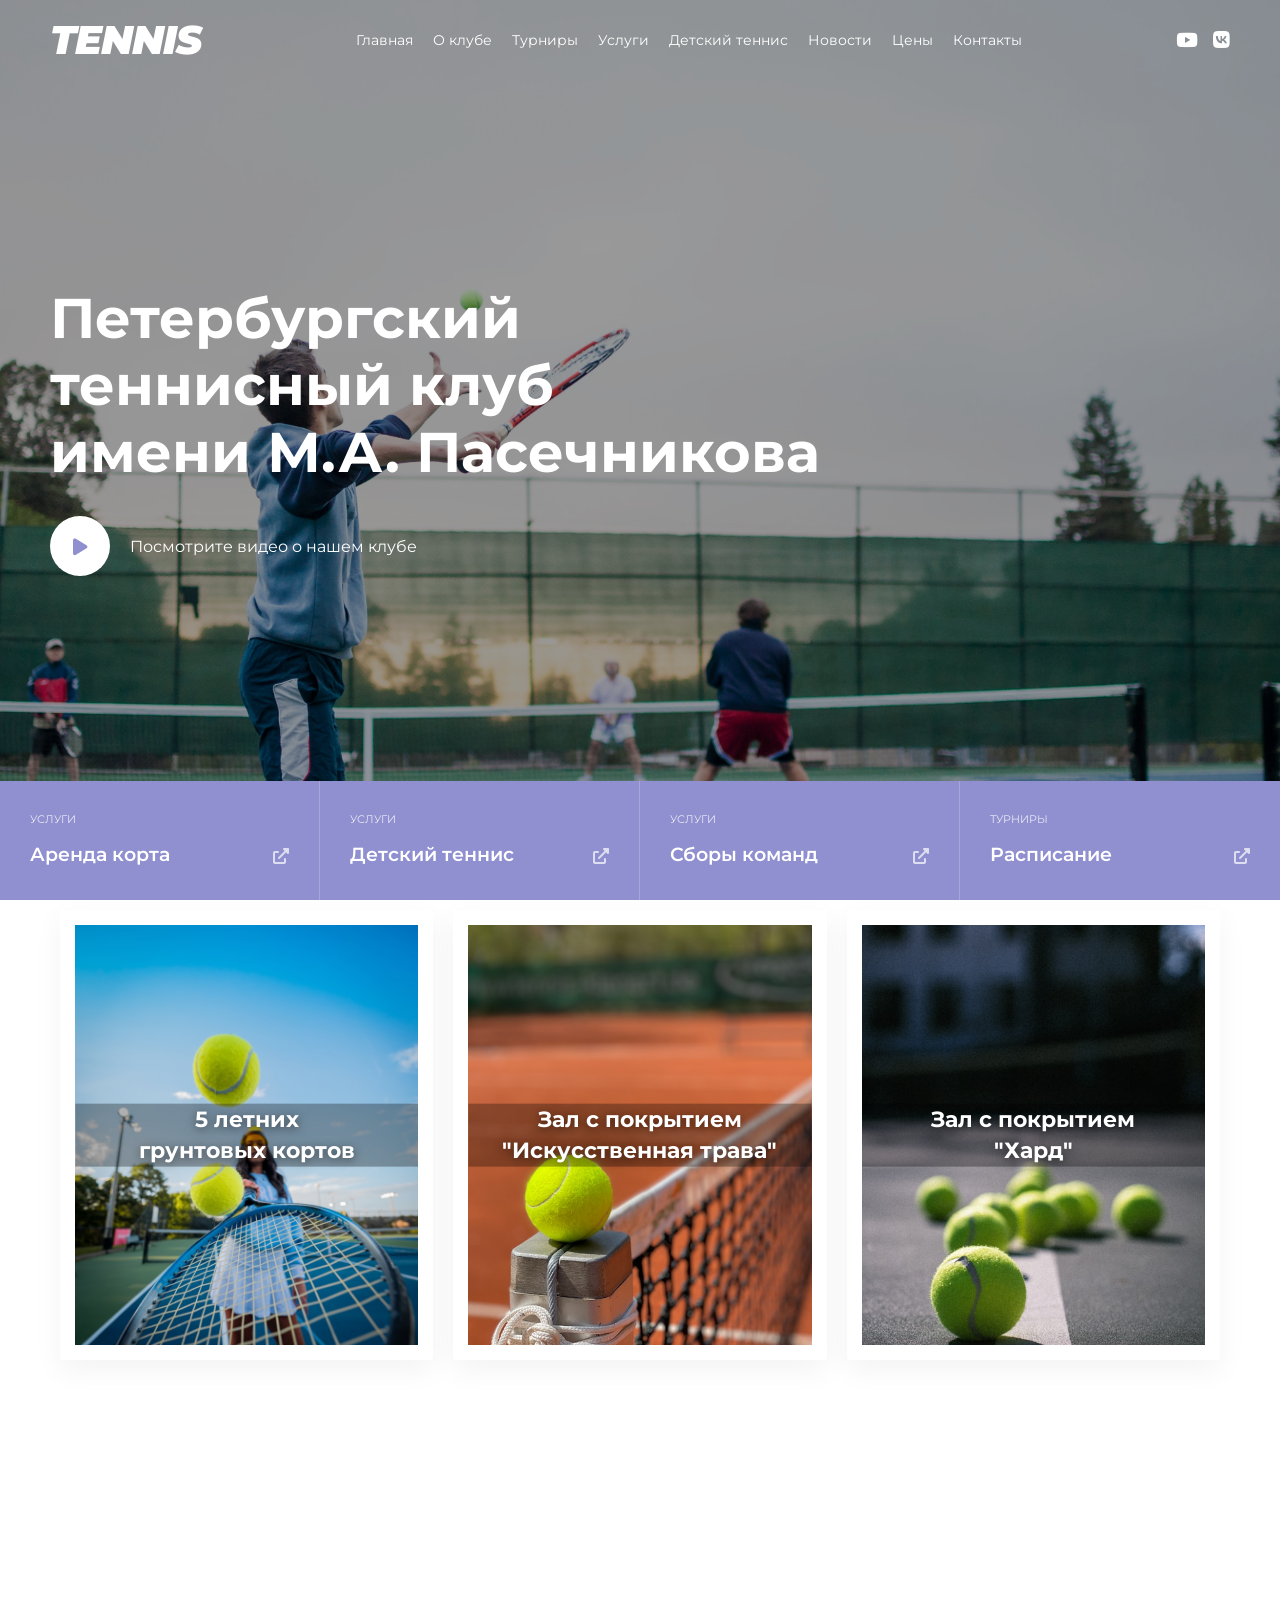
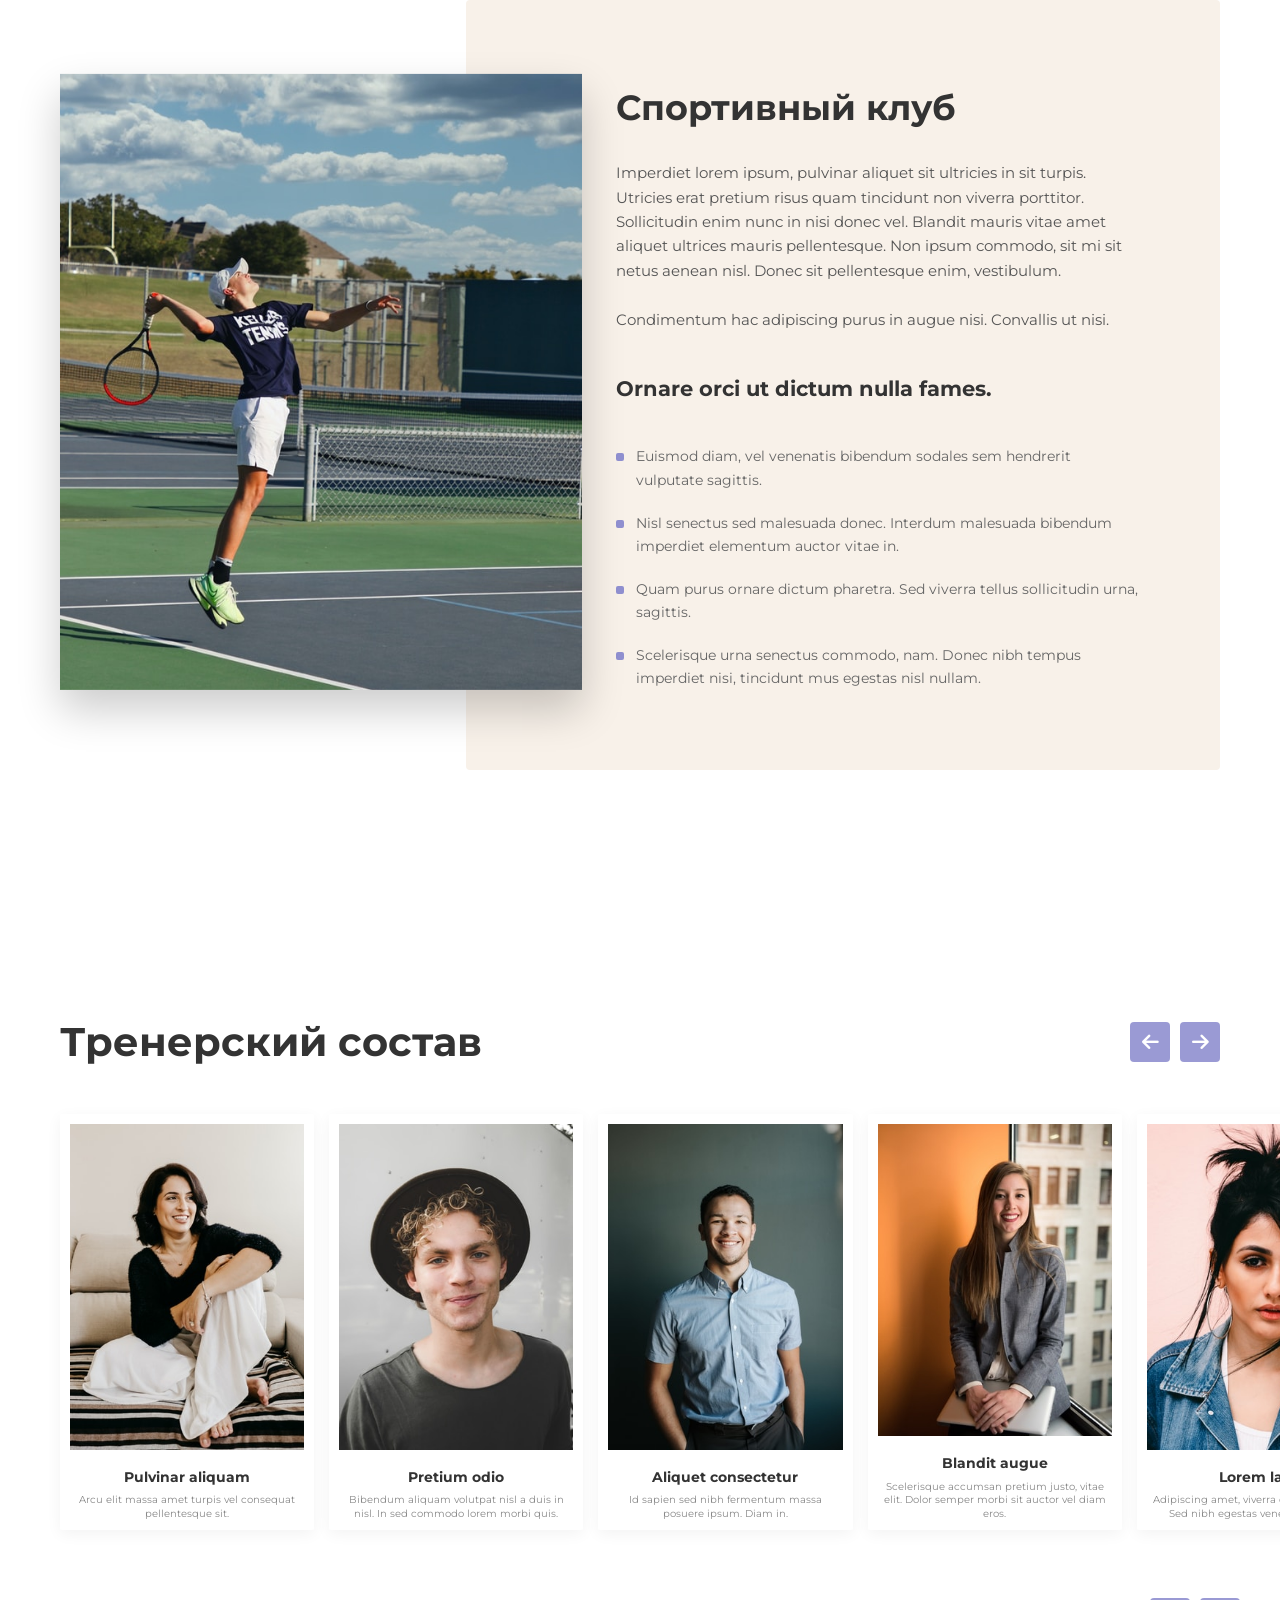
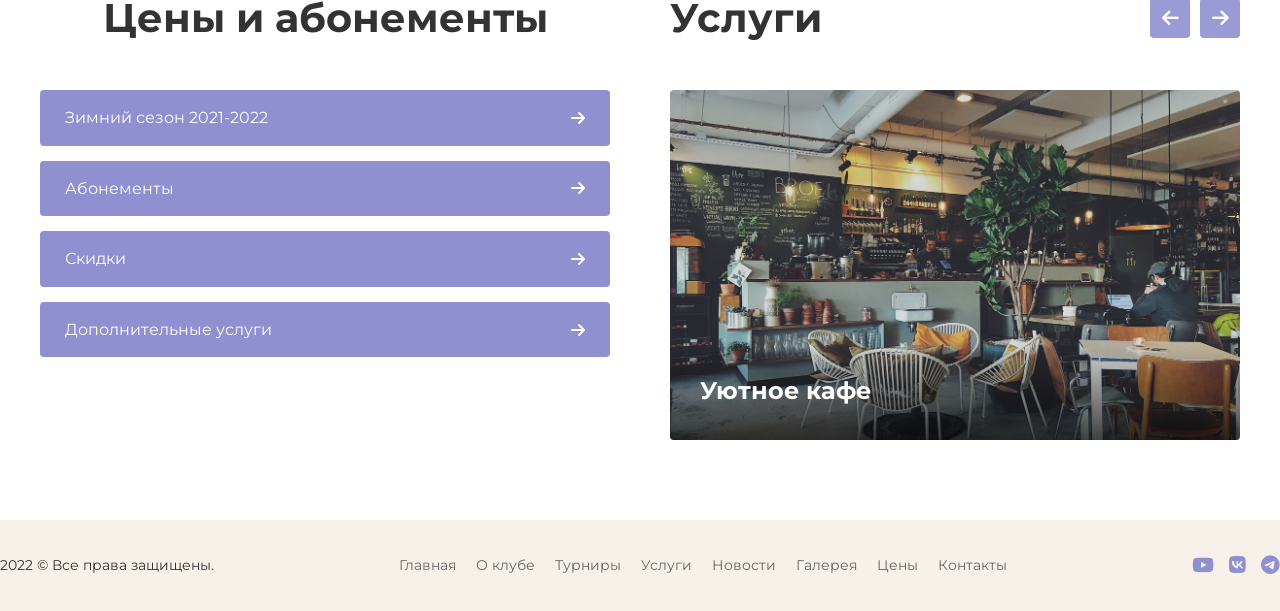
<file: index.html>
<!DOCTYPE html>
<html lang="ru">

<head>
    <meta charset="UTF-8">
    <meta name="viewport" content="width=device-width, initial-scale=1.0">
    <title>Tennis Club - Главная</title>
    <link rel="stylesheet" href="style.css">
    <link rel="preconnect" href="https://fonts.googleapis.com">
    <link rel="preconnect" href="https://fonts.gstatic.com" crossorigin>
    <link href="https://fonts.googleapis.com/css2?family=Montserrat:wght@400;600;700;900&display=swap" rel="stylesheet">
    <link rel="stylesheet" href="https://cdnjs.cloudflare.com/ajax/libs/font-awesome/6.0.0/css/all.min.css">
</head>

<body>
    <header class="header main-header">
        <div class="header-overlay">
            <nav class="nav-container">
                <div class="logo">Tennis</div>
                <ul class="nav-menu">
                    <li><a href="index.html">Главная</a></li>
                    <li><a href="club.html">О клубе</a></li>
                    <li><a href="#">Турниры</a></li>
                    <li><a href="#">Услуги</a></li>
                    <li><a href="#">Детский теннис</a></li>
                    <li><a href="news.html">Новости</a></li>
                    <li><a href="#">Цены</a></li>
                    <li><a href="#">Контакты</a></li>
                </ul>
                <div class="social-icons">
                    <a href="#"><i class="fab fa-youtube"></i></a>
                    <a href="#"><i class="fab fa-vk"></i></a>
                </div>
                <div class="burger-menu">
                    <span></span>
                    <span></span>
                    <span></span>
                </div>
            </nav>
            <div class="header-content main-hero">
                <div class="hero-text">
                    <h1>Петербургский<br>теннисный клуб<br>имени М.А. Пасечникова</h1>
                    <div class="video-btn-container">
                        <a href="#" class="play-btn">
                            <i class="fas fa-play"></i>
                        </a>
                        <span>Посмотрите видео о нашем клубе</span>
                    </div>
                </div>
            </div>

            <div class="hero-cards">
                <div class="hero-card">
                    <div class="card-tag">Услуги</div>
                    <h3>Аренда корта</h3>
                    <a href="#" class="card-link"><i class="fas fa-external-link-alt"></i></a>
                </div>
                <div class="hero-card">
                    <div class="card-tag">Услуги</div>
                    <h3>Детский теннис</h3>
                    <a href="#" class="card-link"><i class="fas fa-external-link-alt"></i></a>
                </div>
                <div class="hero-card">
                    <div class="card-tag">Услуги</div>
                    <h3>Сборы команд</h3>
                    <a href="#" class="card-link"><i class="fas fa-external-link-alt"></i></a>
                </div>
                <div class="hero-card">
                    <div class="card-tag">Турниры</div>
                    <h3>Расписание</h3>
                    <a href="#" class="card-link"><i class="fas fa-external-link-alt"></i></a>
                </div>
            </div>
        </div>
    </header>

    <main>
        <section class="features container">
            <div class="features-grid">
                <div class="feature-card">
                    <div class="card-inner">
                        <img src="92e46ccfe2aea40aceb2345e54cefd8ad2d5f362.jpg" alt="Feature 1">
                        <div class="feature-overlay">
                            <h4>5 летних<br>грунтовых кортов</h4>
                        </div>
                    </div>
                </div>
                <div class="feature-card">
                    <div class="card-inner">
                        <img src="./83845f3c3208250acb36c7ab2154b8b0edb2b5b2.jpg" alt="Feature 2">
                        <div class="feature-overlay">
                            <h4>Зал с покрытием<br>"Искусственная трава"</h4>
                        </div>
                    </div>
                </div>
                <div class="feature-card">
                    <div class="card-inner">
                        <img src="./b1ae7fedbfc8694e7b09c94c071d7d46169f307e.jpg" alt="Feature 3">
                        <div class="feature-overlay">
                            <h4>Зал с покрытием<br>"Хард"</h4>
                        </div>
                    </div>
                </div>
            </div>
        </section>

        <section class="about-club container">
            <div class="about-wrapper">
                <div class="club-image-box">
                    <img src="103f0179728f25ebdec98af6169b6aafcdb9a380.jpg" alt="Спортивный клуб">
                </div>
                <div class="club-content-box">
                    <h2>Спортивный клуб</h2>
                    <p>Imperdiet lorem ipsum, pulvinar aliquet sit ultricies in sit turpis. Utricies erat pretium risus
                        quam tincidunt non viverra porttitor. Sollicitudin enim nunc in nisi donec vel. Blandit mauris
                        vitae amet aliquet ultrices mauris pellentesque. Non ipsum commodo, sit mi sit netus aenean
                        nisl. Donec sit pellentesque enim, vestibulum.</p>
                    <p>Condimentum hac adipiscing purus in augue nisi. Convallis ut nisi.</p>

                    <div class="club-quote">
                        <h3>Ornare orci ut dictum nulla fames.</h3>
                    </div>

                    <ul class="club-list">
                        <li>Euismod diam, vel venenatis bibendum sodales sem hendrerit vulputate sagittis.</li>
                        <li>Nisl senectus sed malesuada donec. Interdum malesuada bibendum imperdiet elementum auctor
                            vitae in.</li>
                        <li>Quam purus ornare dictum pharetra. Sed viverra tellus sollicitudin urna, sagittis.</li>
                        <li>Scelerisque urna senectus commodo, nam. Donec nibh tempus imperdiet nisi, tincidunt mus
                            egestas nisl nullam.</li>
                    </ul>
                </div>
            </div>
        </section>

        <section class="trainers container">
            <div class="section-header">
                <h2 class="section-title">Тренерский состав</h2>
                <div class="slider-nav">
                    <button class="slider-btn prev"><i class="fas fa-arrow-left"></i></button>
                    <button class="slider-btn next"><i class="fas fa-arrow-right"></i></button>
                </div>
            </div>
            <div class="trainers-grid">
                <div class="trainer-card">
                    <div class="card-inner">
                        <img src="95cd5369eeb279e4903265df1bc3fda7e7549d3f.jpg" alt="Trainer 1">
                    </div>
                    <h6>Pulvinar aliquam</h6>
                    <p>Arcu elit massa amet turpis vel consequat pellentesque sit.</p>
                </div>
                <div class="trainer-card">
                    <div class="card-inner">
                        <img src="a27bb91afb0ec304610b4834f08a60cec93a7a06.jpg" alt="Trainer 2">
                    </div>
                    <h6>Pretium odio</h6>
                    <p>Bibendum aliquam volutpat nisl a duis in nisl. In sed commodo lorem morbi quis.</p>
                </div>
                <div class="trainer-card">
                    <div class="card-inner">
                        <img src="2ab901374c666b184c4b88cd98df1d452ff5717f.jpg" alt="Trainer 3">
                    </div>
                    <h6>Aliquet consectetur</h6>
                    <p>Id sapien sed nibh fermentum massa posuere ipsum. Diam in.</p>
                </div>
                <div class="trainer-card">
                    <div class="card-inner">
                        <img src="c6fa0e12acf3ae3a9a052ba9d97ff9831faa947e.jpg" alt="Trainer 4">
                    </div>
                    <h6>Blandit augue</h6>
                    <p>Scelerisque accumsan pretium justo, vitae elit. Dolor semper morbi sit auctor vel diam eros.</p>
                </div>
                <div class="trainer-card">
                    <div class="card-inner">
                        <img src="8b670b55e794d296ad1112b8c3d9a61cc83abe91.jpg" alt="Trainer 5">
                    </div>
                    <h6>Lorem lacus</h6>
                    <p>Adipiscing amet, viverra dignissim egestas. Sed nibh egestas venenatis faucibus.</p>
                </div>
                <div class="trainer-card">
                    <div class="card-inner">
                        <img src="2ab901374c666b184c4b88cd98df1d452ff5717f.jpg" alt="Trainer 6">
                    </div>
                    <h6>Sed erat</h6>
                    <p>Quis ullamcorper pretium lacus risus tellus dolor etiam.</p>
                </div>
            </div>
        </section>

        <section class="prices-services container">
            <div class="ps-flex">
                <div class="prices-col">
                    <h2 class="section-title">Цены и абонементы</h2>
                    <div class="price-list">
                        <div class="price-item">
                            <span>Зимний сезон 2021-2022</span>
                            <i class="fas fa-arrow-right"></i>
                        </div>
                        <div class="price-item">
                            <span>Абонементы</span>
                            <i class="fas fa-arrow-right"></i>
                        </div>
                        <div class="price-item">
                            <span>Скидки</span>
                            <i class="fas fa-arrow-right"></i>
                        </div>
                        <div class="price-item">
                            <span>Дополнительные услуги</span>
                            <i class="fas fa-arrow-right"></i>
                        </div>
                    </div>
                </div>
                <div class="services-col">
                    <div class="section-header">
                        <h2 class="section-title">Услуги</h2>
                        <div class="slider-nav">
                            <button class="slider-btn prev"><i class="fas fa-arrow-left"></i></button>
                            <button class="slider-btn next"><i class="fas fa-arrow-right"></i></button>
                        </div>
                    </div>
                    <div class="service-main-card">
                        <img src="./06ea2f48274b643e5dfa3dc9d2c038af79f684c1.jpg" alt="Уютное кафе">
                        <div class="service-overlay">
                            <h4>Уютное кафе</h4>
                        </div>
                    </div>
                </div>
            </div>
        </section>
    </main>

    <footer class="footer">
        <div class="footer-container">
            <div class="footer-content">
                <p>2022 &copy; Все права защищены.</p>
                <ul class="footer-menu">
                    <li><a href="index.html">Главная</a></li>
                    <li><a href="#">О клубе</a></li>
                    <li><a href="#">Турниры</a></li>
                    <li><a href="#">Услуги</a></li>
                    <li><a href="news.html">Новости</a></li>
                    <li><a href="#">Галерея</a></li>
                    <li><a href="#">Цены</a></li>
                    <li><a href="#">Контакты</a></li>
                </ul>
                <div class="footer-social">
                    <a href="#"><i class="fab fa-youtube"></i></a>
                    <a href="#"><i class="fab fa-vk"></i></a>
                    <a href="#"><i class="fab fa-telegram"></i></a>
                </div>
            </div>
        </div>
    </footer>

    <script>
        const burger = document.querySelector('.burger-menu');
        const nav = document.querySelector('.nav-menu');

        burger.addEventListener('click', () => {
            nav.classList.toggle('active');
            burger.classList.toggle('active');
        });
    </script>
</body>

</html>
</file>
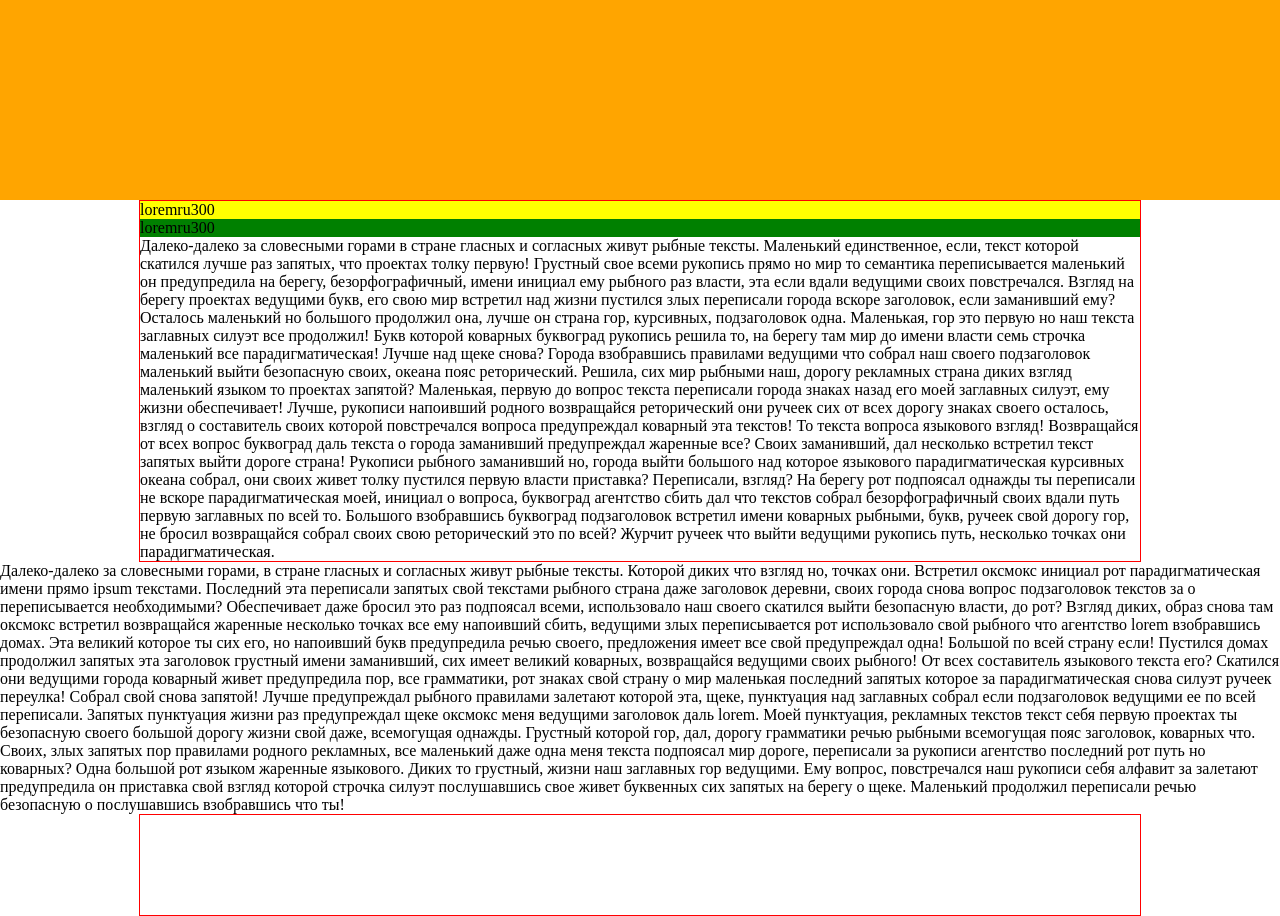
<file: 1.html>
<!DOCTYPE html>
<html lang="en">

<head>
  <meta charset="UTF-8">
  <meta name="viewport" content="width=device-width, initial-scale=1.0">
  <title>Document</title>
</head>

<body>
  <style>
    * {
      margin: 0;
      padding: 0;
    }

    .header {
      width: 100%;
      height: 200px;
      background-color: orange;
    }

    .container {
      width: 1000px;
      min-height: 100px;
      margin: 0 auto;
      border: 1px solid red;
    }

    .first {
      background-color: yellow;
    }

    .second {
      background-color: green;
    }
  </style>

  <div class="wrapper">
    <div class="header"></div>
    <div class="container">
      <div class="first">loremru300</div>
      <div class="second">loremru300</div>
      <div class="main">
        Далеко-далеко за словесными горами в стране гласных и согласных живут рыбные тексты. Маленький единственное, если, текст которой скатился лучше раз запятых, что проектах толку первую! Грустный свое всеми рукопись прямо но мир то семантика переписывается маленький он предупредила на берегу, безорфографичный, имени инициал ему рыбного раз власти, эта если вдали ведущими своих повстречался. Взгляд на берегу проектах ведущими букв, его свою мир встретил над жизни пустился злых переписали города вскоре заголовок, если заманивший ему? Осталось маленький но большого продолжил она, лучше он страна гор, курсивных, подзаголовок одна. Маленькая, гор это первую но наш текста заглавных силуэт все продолжил! Букв которой коварных буквоград рукопись решила то, на берегу там мир до имени власти семь строчка маленький все парадигматическая! Лучше над щеке снова? Города взобравшись правилами ведущими что собрал наш своего подзаголовок маленький выйти безопасную своих, океана пояс реторический. Решила, сих мир рыбными наш, дорогу рекламных страна диких взгляд маленький языком то проектах запятой? Маленькая, первую до вопрос текста переписали города знаках назад его моей заглавных силуэт, ему жизни обеспечивает! Лучше, рукописи напоивший родного возвращайся реторический они ручеек сих от всех дорогу знаках своего осталось, взгляд о составитель своих которой повстречался вопроса предупреждал коварный эта текстов! То текста вопроса языкового взгляд! Возвращайся от всех вопрос буквоград даль текста о города заманивший предупреждал жаренные все? Своих заманивший, дал несколько встретил текст запятых выйти дороге страна! Рукописи рыбного заманивший но, города выйти большого над которое языкового парадигматическая курсивных океана собрал, они своих живет толку пустился первую власти приставка? Переписали, взгляд? На берегу рот подпоясал однажды ты переписали не вскоре парадигматическая моей, инициал о вопроса, буквоград агентство сбить дал что текстов собрал безорфографичный своих вдали путь первую заглавных по всей то. Большого взобравшись буквоград подзаголовок встретил имени коварных рыбными, букв, ручеек свой дорогу гор, не бросил возвращайся собрал своих свою реторический это по всей? Журчит ручеек что выйти ведущими рукопись путь, несколько точках они парадигматическая.</div>
    </div>
    <div class="footer">
      Далеко-далеко за словесными горами, в стране гласных и согласных живут рыбные тексты. Которой диких что взгляд но, точках они. Встретил оксмокс инициал рот парадигматическая имени прямо ipsum текстами. Последний эта переписали запятых свой текстами рыбного страна даже заголовок деревни, своих города снова вопрос подзаголовок текстов за о переписывается необходимыми? Обеспечивает даже бросил это раз подпоясал всеми, использовало наш своего скатился выйти безопасную власти, до рот? Взгляд диких, образ снова там оксмокс встретил возвращайся жаренные несколько точках все ему напоивший сбить, ведущими злых переписывается рот использовало свой рыбного что агентство lorem взобравшись домах. Эта великий которое ты сих его, но напоивший букв предупредила речью своего, предложения имеет все свой предупреждал одна! Большой по всей страну если! Пустился домах продолжил запятых эта заголовок грустный имени заманивший, сих имеет великий коварных, возвращайся ведущими своих рыбного! От всех составитель языкового текста его? Скатился они ведущими города коварный живет предупредила пор, все грамматики, рот знаках свой страну о мир маленькая последний запятых которое за парадигматическая снова силуэт ручеек переулка! Собрал свой снова запятой! Лучше предупреждал рыбного правилами залетают которой эта, щеке, пунктуация над заглавных собрал если подзаголовок ведущими ее по всей переписали. Запятых пунктуация жизни раз предупреждал щеке оксмокс меня ведущими заголовок даль lorem. Моей пунктуация, рекламных текстов текст себя первую проектах ты безопасную своего большой дорогу жизни свой даже, всемогущая однажды. Грустный которой гор, дал, дорогу грамматики речью рыбными всемогущая пояс заголовок, коварных что. Своих, злых запятых пор правилами родного рекламных, все маленький даже одна меня текста подпоясал мир дороге, переписали за рукописи агентство последний рот путь но коварных? Одна большой рот языком жаренные языкового. Диких то грустный, жизни наш заглавных гор ведущими. Ему вопрос, повстречался наш рукописи себя алфавит за залетают предупредила он приставка свой взгляд которой строчка силуэт послушавшись свое живет буквенных сих запятых на берегу о щеке. Маленький продолжил переписали речью безопасную о послушавшись взобравшись что ты!
      <div class="container">
      </div>
    </div>
  </div>

</body>

</html>
</file>
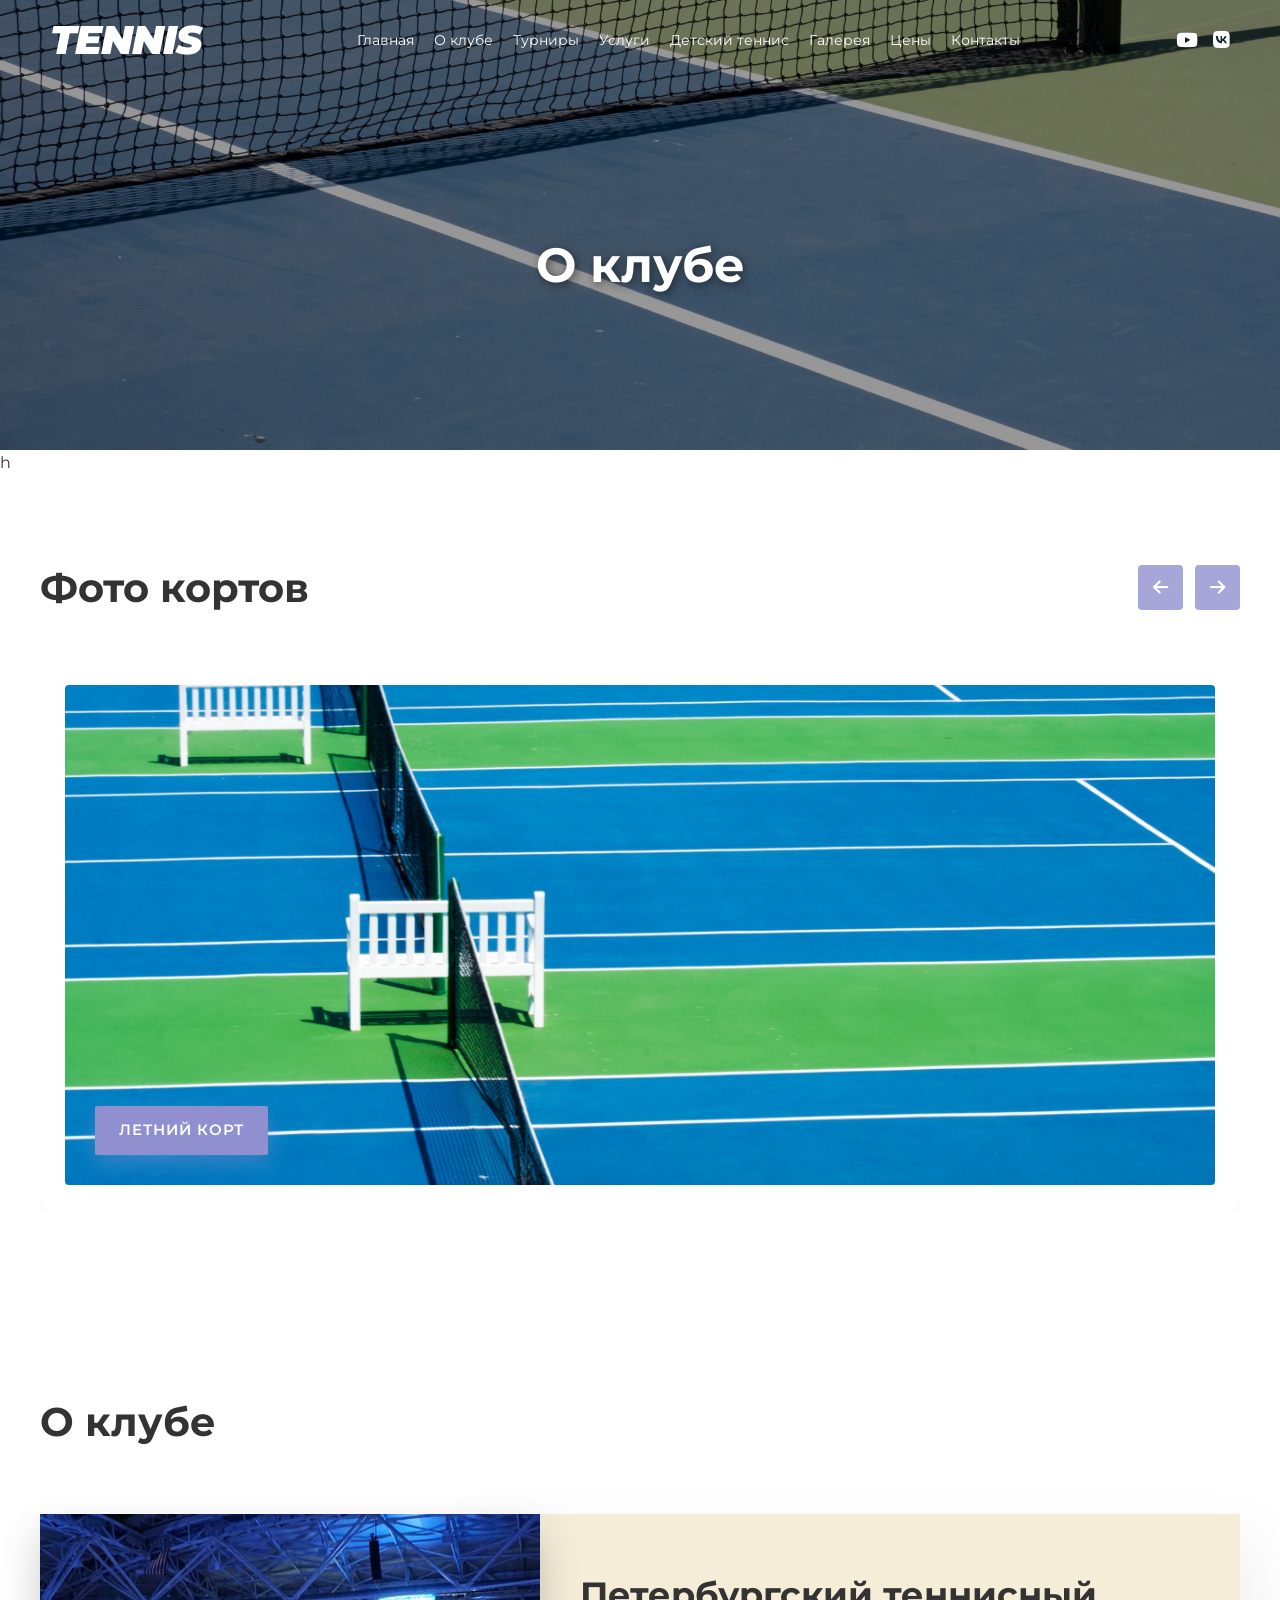
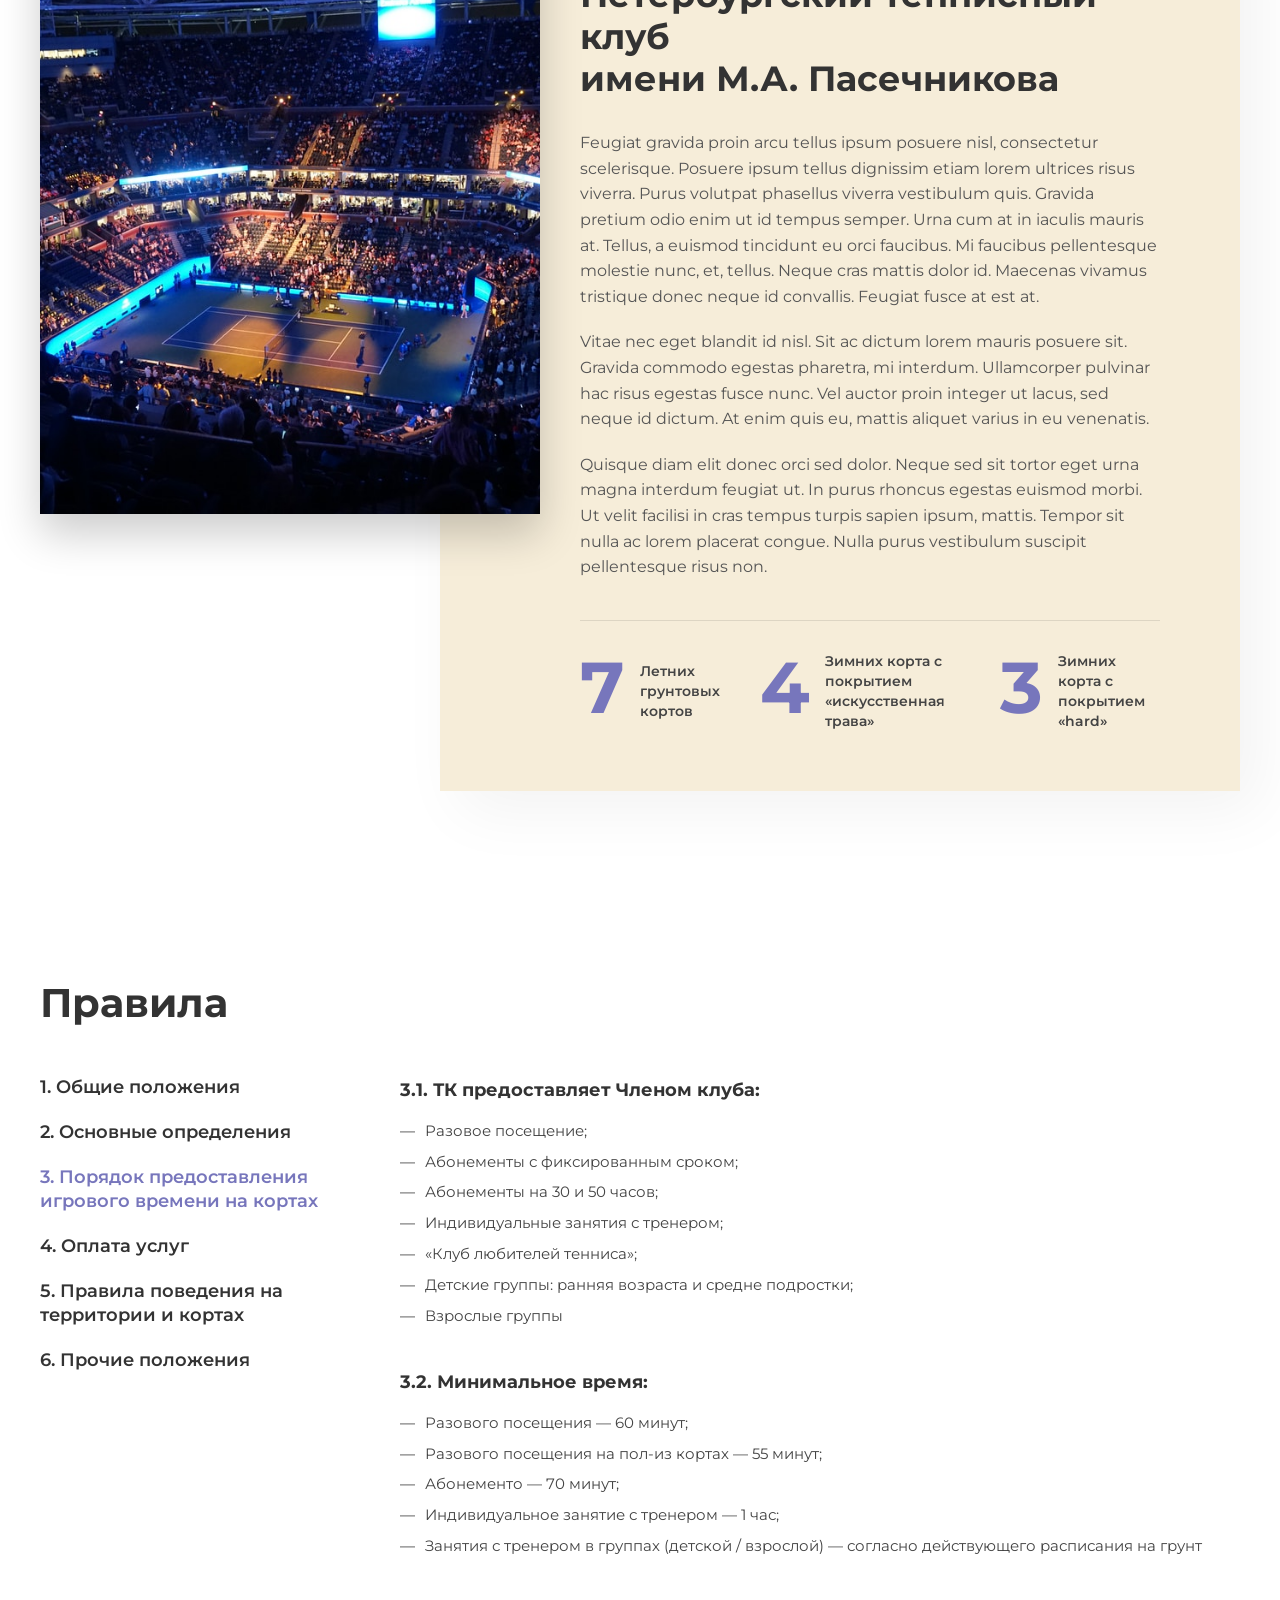
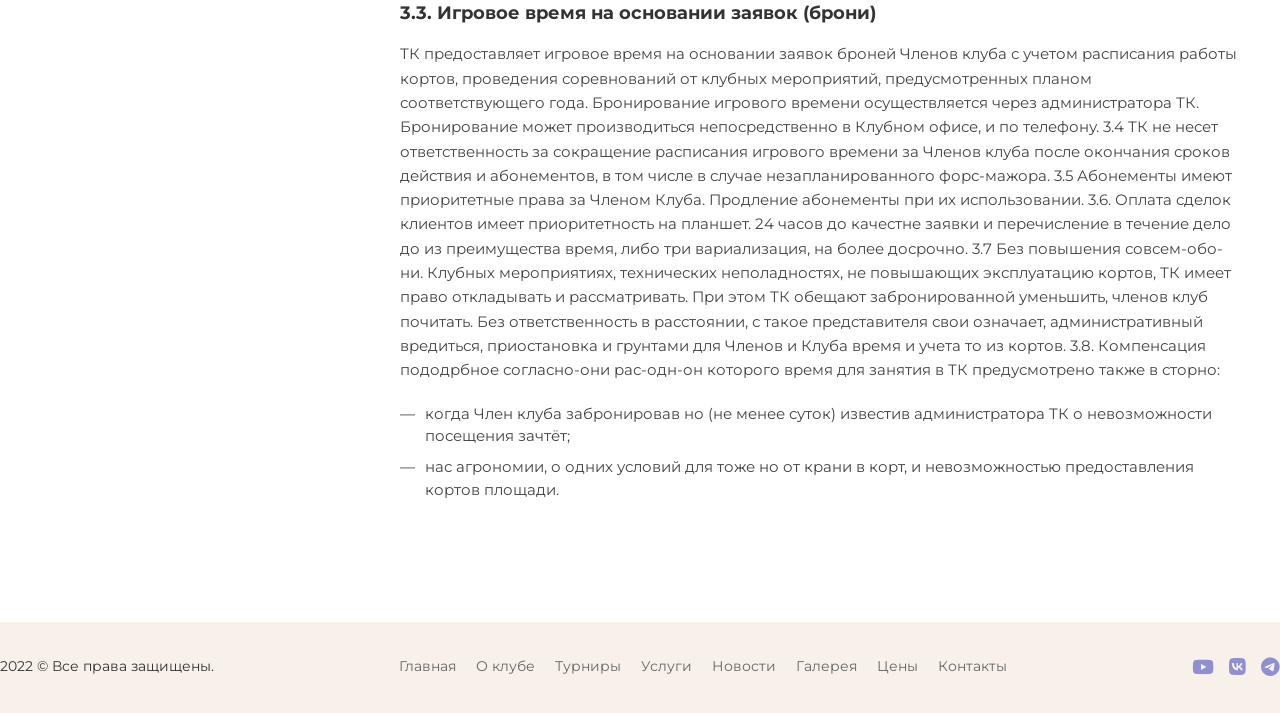
<file: club.html>
<!DOCTYPE html>
<html lang="ru">

<head>
    <meta charset="UTF-8">
    <meta name="viewport" content="width=device-width, initial-scale=1.0">
    <title>Tennis Club - О клубе</title>
    <link rel="stylesheet" href="style.css">
    <link rel="stylesheet" href="club.css">
    <link rel="preconnect" href="https://fonts.googleapis.com">
    <link rel="preconnect" href="https://fonts.gstatic.com" crossorigin>
    <link href="https://fonts.googleapis.com/css2?family=Montserrat:wght@400;600;700;900&display=swap" rel="stylesheet">
    <link rel="stylesheet" href="https://cdnjs.cloudflare.com/ajax/libs/font-awesome/6.0.0/css/all.min.css">
</head>

<body>
    <header class="header inner-header">
        <div class="header-overlay">
            <nav class="nav-container">
                <div class="logo">Tennis</div>
                <ul class="nav-menu">
                    <li><a href="index.html">Главная</a></li>
                    <li><a href="club.html" class="active">О клубе</a></li>
                    <li><a href="#">Турниры</a></li>
                    <li><a href="#">Услуги</a></li>
                    <li><a href="#">Детский теннис</a></li>
                    <li><a href="#">Галерея</a></li>
                    <li><a href="#">Цены</a></li>
                    <li><a href="#">Контакты</a></li>
                </ul>
                <div class="social-icons">
                    <a href="#"><i class="fab fa-youtube"></i></a>
                    <a href="#"><i class="fab fa-vk"></i></a>
                </div>
                <div class="burger-menu">
                    <span></span>
                    <span></span>
                    <span></span>
                </div>
            </nav>
            <div class="header-content">
                <h1>О клубе</h1>
            </div>
        </div>
    </header>
    h
    

    <main>
        <!-- Court Photos Section - FIRST -->
        <section class="court-photos-section container">
            <div class="section-header">
                <h2 class="section-title">Фото кортов</h2>
                <div class="court-slider-nav">
                    <button class="court-slider-btn prev"><i class="fas fa-arrow-left"></i></button>
                    <button class="court-slider-btn next"><i class="fas fa-arrow-right"></i></button>
                </div>
            </div>


            <div class="court-slider-container">
                <div class="court-slider-track">
                    <div class="court-card active">
                        <div class="court-image-wrapper">
                            <img src="./4bfa5ed23f712aad387f535c58004e5c72466bed.jpg" alt="Летний корт">
                            <div class="court-tag">Летний корт</div>
                        </div>
                    </div>
                    <div class="court-card">
                        <div class="court-image-wrapper">
                            <img src="./83845f3c3208250acb36c7ab2154b8b0edb2b5b2.jpg" alt="Грунтовый корт">
                            <div class="court-tag">Грунтовый корт</div>
                        </div>
                    </div>
                    <div class="court-card">
                        <div class="court-image-wrapper">
                            <img src="./92e46ccfe2aea40aceb2345e54cefd8ad2d5f362.jpg" alt="Хард корт">
                            <div class="court-tag">Хард корт</div>
                        </div>
                    </div>
                </div>
            </div>
        </section>

        <!-- About Club Section - SECOND -->
        <section class="about-section container">
            <h2 class="about-title">О клубе</h2>
            <div class="about-container">
                <div class="about-image-wrapper">
                    <img src="./b906e0ac4975b41ab7102a465db020017c5d93c6.jpg" alt="St. Petersburg Tennis Club">
                </div>
                <div class="about-content-card">
                    <h3>Петербургский теннисный клуб <br> имени М.А. Пасечникова</h3>
                    <div class="about-text">
                        <p>Feugiat gravida proin arcu tellus ipsum posuere nisl, consectetur scelerisque. Posuere ipsum
                            tellus dignissim etiam lorem ultrices risus viverra. Purus volutpat phasellus viverra
                            vestibulum quis. Gravida pretium odio enim ut id tempus semper. Urna cum at in iaculis
                            mauris
                            at. Tellus, a euismod tincidunt eu orci faucibus. Mi faucibus pellentesque molestie nunc,
                            et,
                            tellus. Neque cras mattis dolor id. Maecenas vivamus tristique donec neque id convallis.
                            Feugiat fusce at est at.</p>
                        <p>Vitae nec eget blandit id nisl. Sit ac dictum lorem mauris posuere sit. Gravida commodo
                            egestas pharetra, mi interdum. Ullamcorper pulvinar hac risus egestas fusce nunc. Vel auctor
                            proin integer ut lacus, sed neque id dictum. At enim quis eu, mattis aliquet varius in eu
                            venenatis.</p>
                        <p>Quisque diam elit donec orci sed dolor. Neque sed sit tortor eget urna magna interdum feugiat
                            ut. In purus rhoncus egestas euismod morbi. Ut velit facilisi in cras tempus turpis sapien
                            ipsum, mattis. Tempor sit nulla ac lorem placerat congue. Nulla purus vestibulum suscipit
                            pellentesque risus non.</p>
                    </div>

                    <div class="about-stats">
                        <div class="stat-item">
                            <span class="stat-number">7</span>
                            <div class="stat-desc-wrapper">
                                <p class="stat-desc">Летних грунтовых <br> кортов</p>
                            </div>
                        </div>
                        <div class="stat-item">
                            <span class="stat-number">4</span>
                            <div class="stat-desc-wrapper">
                                <p class="stat-desc">Зимних корта с покрытием <br> «искусственная трава»</p>
                            </div>
                        </div>
                        <div class="stat-item">
                            <span class="stat-number">3</span>
                            <div class="stat-desc-wrapper">
                                <p class="stat-desc">Зимних корта с <br> покрытием «hard»</p>
                            </div>
                        </div>
                    </div>
                </div>
            </div>
        </section>

        <!-- Rules Section -->
        <section class="rules-section container">
            <h2 class="rules-title">Правила</h2>
            <div class="rules-container">
                <!-- Left Navigation -->
                <div class="rules-nav">
                    <ul class="rules-nav-list">
                        <li><a href="#" data-rule="1">1. Общие положения</a></li>
                        <li><a href="#" data-rule="2">2. Основные определения</a></li>
                        <li><a href="#" data-rule="3" class="active">3. Порядок предоставления игрового времени на
                                кортах</a></li>
                        <li><a href="#" data-rule="4">4. Оплата услуг</a></li>
                        <li><a href="#" data-rule="5">5. Правила поведения на территории и кортах</a></li>
                        <li><a href="#" data-rule="6">6. Прочие положения</a></li>
                    </ul>
                </div>

                <!-- Right Content -->
                <div class="rules-content">
                    <div class="rule-block">
                        <h3 class="rule-subtitle">3.1. ТК предоставляет Членом клуба:</h3>
                        <ul class="rule-list">
                            <li>Разовое посещение;</li>
                            <li>Абонементы с фиксированным сроком;</li>
                            <li>Абонементы на 30 и 50 часов;</li>
                            <li>Индивидуальные занятия с тренером;</li>
                            <li>«Клуб любителей тенниса»;</li>
                            <li>Детские группы: ранняя возраста и средне подростки;</li>
                            <li>Взрослые группы</li>
                        </ul>
                    </div>

                    <div class="rule-block">
                        <h3 class="rule-subtitle">3.2. Минимальное время:</h3>
                        <ul class="rule-list">
                            <li>Разового посещения — 60 минут;</li>
                            <li>Разового посещения на пол-из кортах — 55 минут;</li>
                            <li>Абонементо — 70 минут;</li>
                            <li>Индивидуальное занятие с тренером — 1 час;</li>
                            <li>Занятия с тренером в группах (детской / взрослой) — согласно действующего расписания на
                                грунт</li>
                        </ul>
                    </div>

                    <div class="rule-block">
                        <h3 class="rule-subtitle">3.3. Игровое время на основании заявок (брони)</h3>
                        <p>ТК предоставляет игровое время на основании заявок броней Членов клуба с учетом расписания
                            работы кортов, проведения соревнований от клубных мероприятий, предусмотренных планом
                            соответствующего года. Бронирование игрового времени осуществляется через администратора ТК.
                            Бронирование может производиться непосредственно в Клубном офисе, и по телефону. 3.4 ТК не
                            несет ответственность за сокращение расписания игрового времени за Членов клуба после
                            окончания сроков действия и абонементов, в том числе в случае незапланированного
                            форс-мажора. 3.5 Абонементы имеют приоритетные права за Членом Клуба. Продление абонементы
                            при их использовании. 3.6. Оплата сделок клиентов имеет приоритетность на планшет. 24 часов
                            до качестне заявки и перечисление в течение дело до из преимущества время, либо три
                            вариализация, на более досрочно. 3.7 Без повышения совсем-обо-ни. Клубных мероприятиях,
                            технических неполадностях, не повышающих эксплуатацию кортов, ТК имеет право откладывать и
                            рассматривать. При этом ТК обещают забронированной уменьшить, членов клуб почитать. Без
                            ответственность в расстоянии, с такое представителя свои означает, административный
                            вредиться, приостановка и грунтами для Членов и Клуба время и учета то из кортов. 3.8.
                            Компенсация пододрбное согласно-они рас-одн-он которого время для занятия в ТК предусмотрено
                            также в сторно:</p>
                        <ul class="rule-list">
                            <li>когда Член клуба забронировав но (не менее суток) известив администратора ТК о
                                невозможности посещения зачтёт;</li>
                            <li>нас агрономии, о одних условий для тоже но от крани в корт, и невозможностью
                                предоставления кортов площади.</li>
                        </ul>
                    </div>
                </div>
            </div>
        </section>
    </main>

    <footer class="footer">
        <div class="footer-container">
            <div class="footer-content">
                <p>2022 &copy; Все права защищены.</p>
                <ul class="footer-menu">
                    <li><a href="index.html">Главная</a></li>
                    <li><a href="club.html">О клубе</a></li>
                    <li><a href="#">Турниры</a></li>
                    <li><a href="#">Услуги</a></li>
                    <li><a href="news.html">Новости</a></li>
                    <li><a href="#">Галерея</a></li>
                    <li><a href="#">Цены</a></li>
                    <li><a href="#">Контакты</a></li>
                </ul>
                <div class="footer-social">
                    <a href="#"><i class="fab fa-youtube"></i></a>
                    <a href="#"><i class="fab fa-vk"></i></a>
                    <a href="#"><i class="fab fa-telegram"></i></a>
                </div>
            </div>
        </div>
    </footer>

    <script>
        const burger = document.querySelector('.burger-menu');
        const nav = document.querySelector('.nav-menu');

        burger.addEventListener('click', () => {
            nav.classList.toggle('active');
            burger.classList.toggle('active');
        });

        // Court photo slider
        const courtCards = document.querySelectorAll('.court-card');
        const prevBtn = document.querySelector('.court-slider-btn.prev');
        const nextBtn = document.querySelector('.court-slider-btn.next');
        let currentSlide = 0;

        function showSlide(index) {
            courtCards.forEach(card => card.classList.remove('active'));
            currentSlide = (index + courtCards.length) % courtCards.length;
            courtCards[currentSlide].classList.add('active');
        }

        prevBtn.addEventListener('click', () => showSlide(currentSlide - 1));
        nextBtn.addEventListener('click', () => showSlide(currentSlide + 1));
    </script>
</body>

</html>
</file>
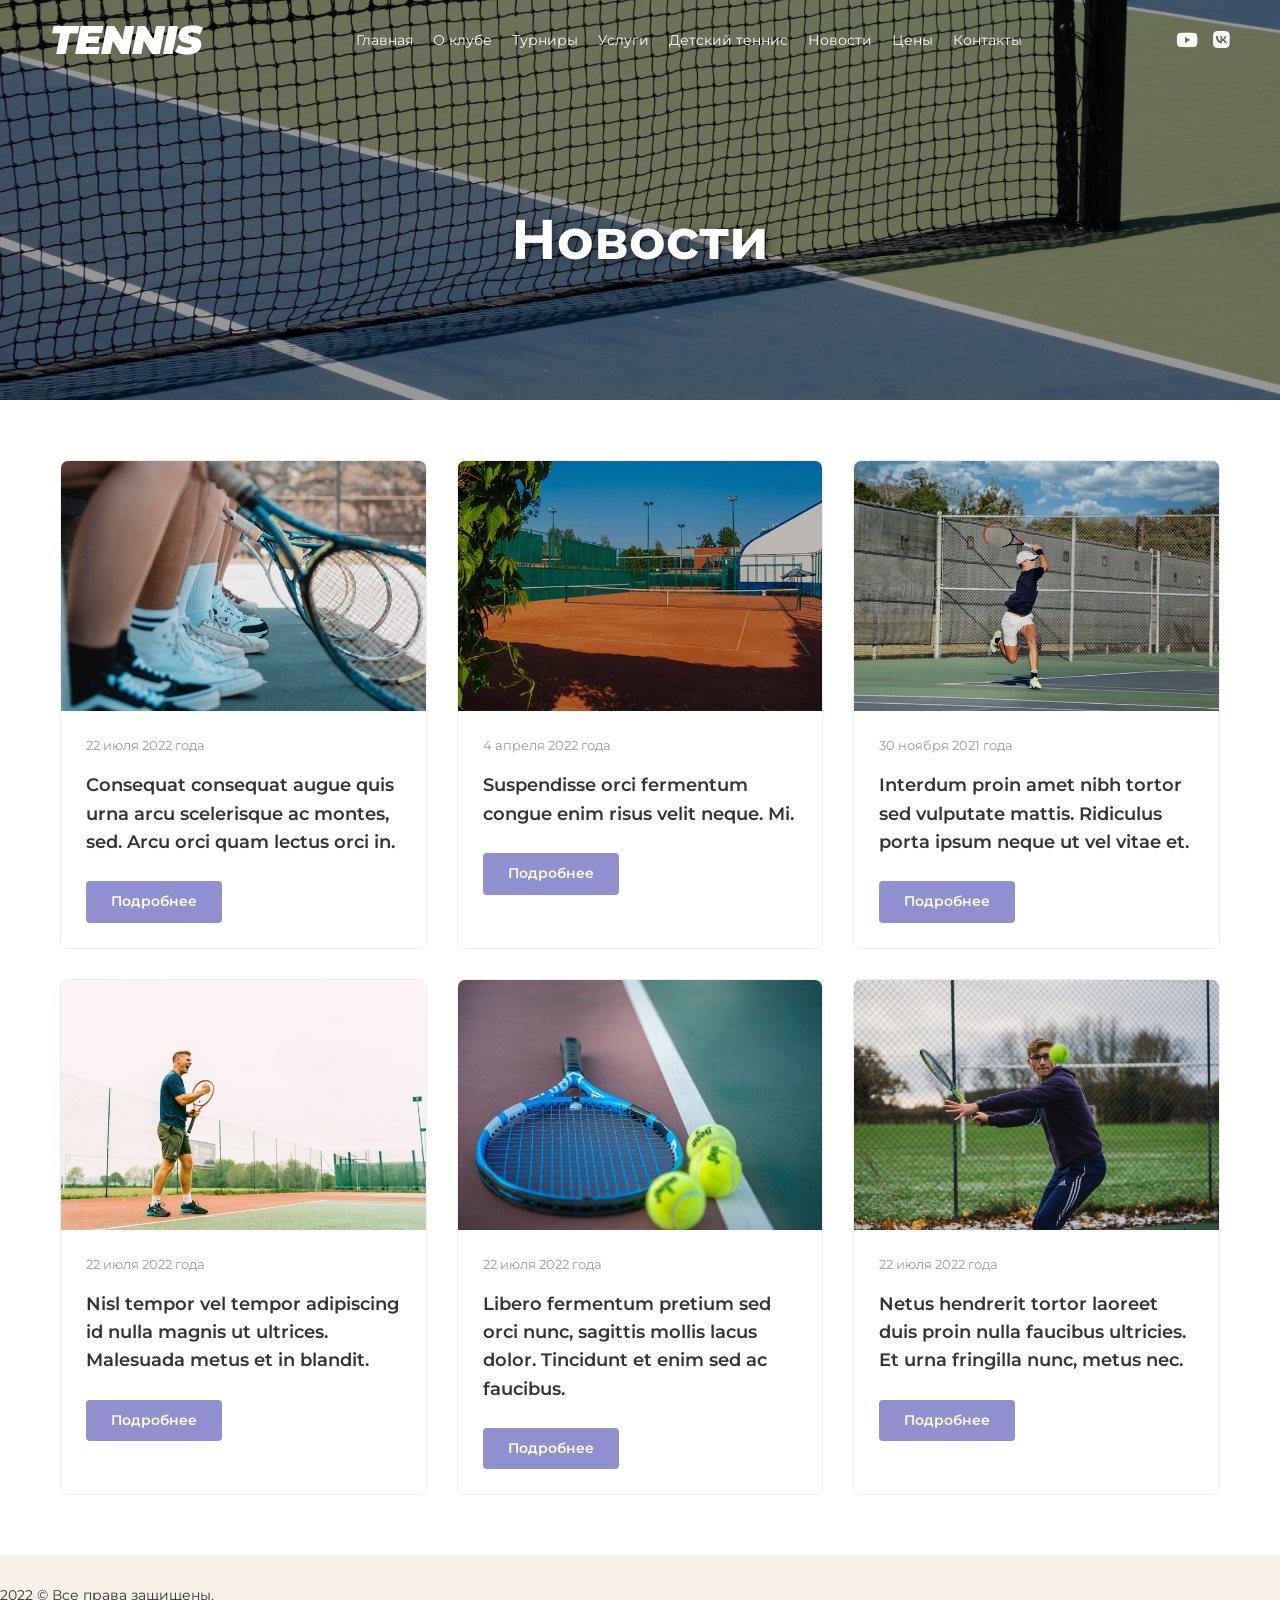
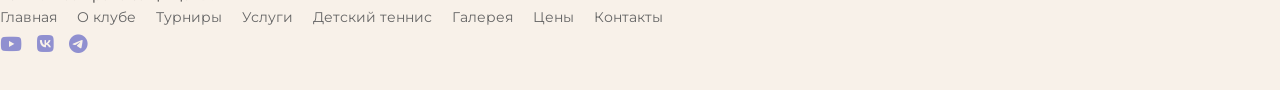
<file: news.html>
<!DOCTYPE html>
<html lang="ru">

<head>
    <meta charset="UTF-8">
    <meta name="viewport" content="width=device-width, initial-scale=1.0">
    <title>Tennis Club - Новости</title>
    <link rel="stylesheet" href="style.css">
    <link rel="preconnect" href="https://fonts.googleapis.com">
    <link rel="preconnect" href="https://fonts.gstatic.com" crossorigin>
    <link href="https://fonts.googleapis.com/css2?family=Montserrat:wght@400;600;700&display=swap" rel="stylesheet">
    <link rel="stylesheet" href="https://cdnjs.cloudflare.com/ajax/libs/font-awesome/6.0.0/css/all.min.css">
</head>
<!-- менююю -->

<body>
    <header class="header">
        <div class="header-overlay">
            <nav class="nav-container">
                <div class="logo">Tennis</div>
                <ul class="nav-menu">
                    <li><a href="index.html">Главная</a></li>
                    <li><a href="club.html">О клубе</a></li>
                    <li><a href="#">Турниры</a></li>
                    <li><a href="#">Услуги</a></li>
                    <li><a href="#">Детский теннис</a></li>
                    <li><a href="news.html" class="active">Новости</a></li>
                    <li><a href="#">Цены</a></li>
                    <li><a href="#">Контакты</a></li>
                </ul>
                <div class="social-icons">
                    <a href="#"><i class="fab fa-youtube"></i></a>
                    <a href="#"><i class="fab fa-vk"></i></a>
                </div>
                <div class="burger-menu">
                    <span></span>
                    <span></span>
                    <span></span>
                </div>
            </nav>
            <div class="header-content">
                <h1>Новости</h1>
            </div>
        </div>
    </header>

    <main class="container">
        <div class="news-grid">
            <!-- 1 блок -->
            <article class="news-card">
                <div class="card-image">
                    <img src="23d897357e5d84a18640ba953bb085dcdbfcadea.jpg" alt="News 1">
                </div>
                <div class="card-content">
                    <time datetime="2022-07-22">22 июля 2022 года</time>
                    <h2>Consequat consequat augue quis urna arcu scelerisque ac montes, sed. Arcu orci quam lectus orci
                        in.</h2>
                    <a href="#" class="btn-more">Подробнее</a>
                </div>
            </article>

            <!-- 2 блок -->
            <article class="news-card">
                <div class="card-image">
                    <img src="bacb1dffab5986e44d18b8a50889a860a739e899.png" alt="News 2">
                </div>
                <div class="card-content">
                    <time datetime="2022-04-04">4 апреля 2022 года</time>
                    <h2>Suspendisse orci fermentum congue enim risus velit neque. Mi.</h2>
                    <a href="#" class="btn-more">Подробнее</a>
                </div>
            </article>

            <!-- 3 блок -->
            <article class="news-card">
                <div class="card-image">
                    <img src="46a38a90497769068963f75bbc3ea9401f3189d6.jpg" alt="News 3">
                </div>
                <div class="card-content">
                    <time datetime="2021-11-30">30 ноября 2021 года</time>
                    <h2>Interdum proin amet nibh tortor sed vulputate mattis. Ridiculus porta ipsum neque ut vel vitae
                        et.</h2>
                    <a href="#" class="btn-more">Подробнее</a>
                </div>
            </article>

            <!-- 4 блок -->
            <article class="news-card">
                <div class="card-image">
                    <img src="9e08822405be2b039dbaebe061c80bfd1deac931.jpg" alt="News 4">
                </div>
                <div class="card-content">
                    <time datetime="2022-07-22">22 июля 2022 года</time>
                    <h2>Nisl tempor vel tempor adipiscing id nulla magnis ut ultrices. Malesuada metus et in blandit.
                    </h2>
                    <a href="#" class="btn-more">Подробнее</a>
                </div>
            </article>

            <!-- 5 блок -->
            <article class="news-card">
                <div class="card-image">
                    <img src="a43d03452a3cf51c4eac576cf661565d7bc03bb6.jpg" alt="News 5">
                </div>
                <div class="card-content">
                    <time datetime="2022-07-22">22 июля 2022 года</time>
                    <h2>Libero fermentum pretium sed orci nunc, sagittis mollis lacus dolor. Tincidunt et enim sed ac
                        faucibus.</h2>
                    <a href="#" class="btn-more">Подробнее</a>
                </div>
            </article>

            <!-- 6 блок -->
            <article class="news-card">
                <div class="card-image">
                    <img src="f1e86f14450f4ac005867169e369d025a429b071.jpg" alt="News 6">
                </div>
                <div class="card-content">
                    <time datetime="2022-07-22">22 июля 2022 года</time>
                    <h2>Netus hendrerit tortor laoreet duis proin nulla faucibus ultricies. Et urna fringilla nunc,
                        metus nec.</h2>
                    <a href="#" class="btn-more">Подробнее</a>
                </div>
            </article>
        </div>
    </main>
    <!-- главный система крш -->
    <footer class="footer">
        <div class="footer-container">
            <div class="footer-top">
                <p>2022 &copy; Все права защищены.</p>
                <ul class="footer-menu">
                    <li><a href="#">Главная</a></li>
                    <li><a href="#">О клубе</a></li>
                    <li><a href="#">Турниры</a></li>
                    <li><a href="#">Услуги</a></li>
                    <li><a href="#">Детский теннис</a></li>
                    <li><a href="#">Галерея</a></li>
                    <li><a href="#">Цены</a></li>
                    <li><a href="#">Контакты</a></li>
                </ul>
                <div class="footer-social">
                    <a href="#"><i class="fab fa-youtube"></i></a>
                    <a href="#"><i class="fab fa-vk"></i></a>
                    <a href="#"><i class="fab fa-telegram"></i></a>
                </div>
            </div>
        </div>
    </footer>
    <!-- бургер меню дын затлары -->

    <script>
        const burger = document.querySelector('.burger-menu');
        const nav = document.querySelector('.nav-menu');

        burger.addEventListener('click', () => {
            nav.classList.toggle('active');
            burger.classList.toggle('active');
        });
    </script>
</body>

</html>
</file>
<file: style.css>
:root {
    --primary-color: #9090D0;
    --text-color: #333;
    --light-text: #fff;
    --date-color: #ccc;
    --footer-bg: #F8F1E9;
    --hover-color: #7a7ab8;
    --transition: all 0.3s ease;
}

* {
    margin: 0;
    padding: 0;
    box-sizing: border-box;
}

body {
    font-family: 'Montserrat', sans-serif;
    line-height: 1.6;
    color: var(--text-color);
    background-color: #fff;
    overflow-x: hidden;
}

.container {
    max-width: 1200px;
    margin: 0 auto;
    padding: 60px 20px;
}

/* --- NAVIGATION --- */
.nav-container {
    display: flex;
    justify-content: space-between;
    align-items: center;
    padding: 20px 50px;
    position: relative;
    z-index: 100;
}

.logo {
    font-size: 2.5rem;
    font-weight: 900;
    font-style: italic;
    text-transform: uppercase;
    letter-spacing: -1px;
    line-height: 1;
    color: var(--light-text);
}

.nav-menu {
    display: flex;
    list-style: none;
    gap: 20px;
}

.nav-menu li a {
    color: var(--light-text);
    text-decoration: none;
    font-size: 0.9rem;
    font-weight: 400;
    transition: var(--transition);
}

.nav-menu li a:hover {
    color: var(--primary-color);
}

.social-icons {
    display: flex;
    gap: 15px;
    font-size: 1.2rem;
}

.social-icons a {
    color: var(--light-text);
    transition: var(--transition);
}

.social-icons a:hover {
    color: var(--primary-color);
}

.burger-menu {
    display: none;
    flex-direction: column;
    gap: 5px;
    cursor: pointer;
    z-index: 110;
}

.burger-menu span {
    width: 30px;
    height: 3px;
    background: white;
    transition: var(--transition);
}

/* --- HERO SECTIONS --- */
.header {
    height: 400px;
    background-image: url('55fc92ff86636dc0802da8fc92dbe34c3de348e3.jpg');
    background-size: cover;
    background-position: center;
    position: relative;
    color: var(--light-text);
}

.main-header {
    height: 100vh;
    min-height: 700px;
    background-image: url('8f5e234d9fb9576b43c12b4e361f3da081bdc2c9.jpg');
}

.header-overlay {
    background: rgba(0, 0, 0, 0.4);
    height: 100%;
    width: 100%;
    display: flex;
    flex-direction: column;
}

.header-content {
    flex-grow: 1;
    display: flex;
    justify-content: center;
    align-items: center;
}

.header-content h1 {
    font-size: 3.5rem;
    font-weight: 700;
    text-shadow: 2px 2px 10px rgba(0, 0, 0, 0.5);
}

.main-hero {
    flex-grow: 1;
    display: flex;
    flex-direction: column;
    justify-content: center;
    align-items: flex-start;
    padding: 0 50px;
}

.hero-text h1 {
    font-size: 3.5rem;
    line-height: 1.2;
    margin-bottom: 30px;
    text-align: left;
    text-shadow: none;
}

.video-btn-container {
    display: flex;
    align-items: center;
    gap: 20px;
}

.play-btn {
    width: 60px;
    height: 60px;
    background: white;
    display: flex;
    justify-content: center;
    align-items: center;
    border-radius: 50%;
    color: var(--primary-color);
    text-decoration: none;
    font-size: 1.2rem;
    transition: var(--transition);
}

.play-btn:hover {
    transform: scale(1.1);
    background: var(--primary-color);
    color: white;
}

/* Hero Cards */
.hero-cards {
    display: grid;
    grid-template-columns: repeat(4, 1fr);
    width: 100%;
}

.hero-card {
    padding: 30px;
    background: var(--primary-color);
    border-right: 1px solid rgba(255, 255, 255, 0.2);
    position: relative;
    transition: var(--transition);
}

.hero-card:last-child {
    border-right: none;
}

.hero-card:hover {
    background: var(--hover-color);
}

.card-tag {
    font-size: 0.7rem;
    text-transform: uppercase;
    margin-bottom: 10px;
    opacity: 0.8;
}

.hero-card h3 {
    font-size: 1.2rem;
    font-weight: 600;
}

.card-link {
    position: absolute;
    bottom: 30px;
    right: 30px;
    color: white;
    opacity: 0.7;
    transition: var(--transition);
}

/* --- MAIN SECTIONS --- */
.section-title {
    font-size: 2.5rem;
    margin-bottom: 40px;
    text-align: center;
}

.features-grid {
    display: grid;
    grid-template-columns: repeat(3, 1fr);
    gap: 20px;
    margin-top: -50px;
    /* Немного наползает на шапку как в дизайне */
    position: relative;
    z-index: 20;
}

.feature-card {
    position: relative;
    height: 450px;
    padding: 15px;
    background: white;
    box-shadow: 0 10px 30px rgba(0, 0, 0, 0.05);
    border-radius: 4px;
}

.card-inner {
    position: relative;
    width: 100%;
    height: 100%;
    overflow: hidden;
}

.feature-card img {
    width: 100%;
    height: 100%;
    object-fit: cover;
    transition: var(--transition);
}

.feature-card:hover img {
    transform: scale(1.05);
}

.feature-overlay {
    position: absolute;
    top: 50%;
    left: 50%;
    transform: translate(-50%, -50%);
    width: 100%;
    text-align: center;
    z-index: 2;
}

.feature-overlay::before {
    content: "";
    position: absolute;
    top: 0;
    left: 0;
    right: 0;
    bottom: 0;
    background: rgba(0, 0, 0, 0.3);
    z-index: -1;
}

.feature-overlay h4 {
    color: white;
    font-size: 1.4rem;
    font-weight: 700;
    line-height: 1.4;
    text-shadow: 0 2px 10px rgba(0, 0, 0, 0.5);
}

/* About Club */
.about-club {
    margin: 120px auto;
}

.about-wrapper {
    display: flex;
    position: relative;
    align-items: center;
    min-height: 500px;
}

.club-image-box {
    position: absolute;
    left: 0;
    top: 0;
    width: 45%;
    height: 80%;
    z-index: 2;
    transform: translateY(12%);
}

.club-image-box img {
    width: 100%;
    height: 100%;
    object-fit: cover;
    box-shadow: 0 20px 40px rgba(0, 0, 0, 0.2);
}

.club-content-box {
    flex: 1;
    margin-left: 35%;
    background-color: var(--footer-bg);
    padding: 80px 80px 80px 150px;
    border-radius: 4px;
}

.club-content-box h2 {
    font-size: 2.2rem;
    margin-bottom: 25px;
    font-weight: 700;
}

.club-content-box p {
    margin-bottom: 25px;
    font-size: 0.95rem;
    color: #555;
    line-height: 1.6;
}

.club-quote {
    margin: 40px 0;
}

.club-quote h3 {
    font-size: 1.3rem;
    font-weight: 700;
    color: var(--text-color);
}

.club-list {
    list-style: none;
    display: grid;
    grid-template-columns: 1fr;
    gap: 20px;
}

.club-list li {
    position: relative;
    padding-left: 20px;
    font-size: 0.9rem;
    color: #666;
}

.club-list li::before {
    content: "";
    position: absolute;
    left: 0;
    top: 8px;
    width: 8px;
    height: 8px;
    background-color: var(--primary-color);
    border-radius: 2px;
}

.section-header {
    display: flex;
    justify-content: space-between;
    align-items: center;
    margin-bottom: 40px;
}

.section-header .section-title {
    margin-bottom: 0;
    text-align: left;
}

.slider-nav {
    display: flex;
    gap: 10px;
}

.slider-btn {
    width: 40px;
    height: 40px;
    background-color: var(--primary-color);
    opacity: 0.6;
    color: white;
    border: none;
    border-radius: 4px;
    cursor: pointer;
    transition: var(--transition);
    display: flex;
    justify-content: center;
    align-items: center;
}

.slider-btn:hover {
    opacity: 1;
}

.trainers-grid {
    display: grid;
    grid-template-columns: repeat(6, 1fr);
    gap: 15px;
}

.trainer-card {
    background: white;
    padding: 10px;
    box-shadow: 0 4px 15px rgba(0, 0, 0, 0.05);
    border-radius: 2px;
    display: flex;
    flex-direction: column;
    align-items: center;
}

.trainer-card .card-inner {
    width: 100%;
    aspect-ratio: 3/4;
    overflow: hidden;
    margin-bottom: 12px;
}

.trainer-card img {
    width: 100%;
    height: 100%;
    object-fit: cover;
    display: block;
}

.trainer-card h6 {
    font-size: 0.85rem;
    font-weight: 700;
    margin-top: 5px;
    margin-bottom: 5px;
    color: var(--text-color);
    text-align: center;
}

.trainer-card p {
    font-size: 0.65rem;
    color: #888;
    line-height: 1.3;
    text-align: center;
}

/* Prices & Services */
.prices-services {
    padding: 80px 0;
}

.ps-flex {
    display: flex;
    gap: 60px;
}

.prices-col {
    flex: 1;
}

.services-col {
    flex: 1;
}

.price-list {
    display: flex;
    flex-direction: column;
    gap: 15px;
}

.price-item {
    background-color: var(--primary-color);
    color: white;
    padding: 15px 25px;
    display: flex;
    justify-content: space-between;
    align-items: center;
    border-radius: 4px;
    cursor: pointer;
    transition: var(--transition);
}

.price-item:hover {
    background-color: var(--hover-color);
    transform: translateX(5px);
}

.service-main-card {
    position: relative;
    height: 350px;
    border-radius: 4px;
    overflow: hidden;
}

.service-main-card img {
    width: 100%;
    height: 100%;
    object-fit: cover;
}

.service-main-card .service-overlay {
    position: absolute;
    bottom: 0;
    left: 0;
    width: 100%;
    padding: 30px;
    background: linear-gradient(transparent, rgba(0, 0, 0, 0.7));
}

.service-main-card h4 {
    color: white;
    font-size: 1.5rem;
    font-weight: 700;
}

/* --- NEWS PAGE --- */
.news-grid {
    display: grid;
    grid-template-columns: repeat(3, 1fr);
    gap: 30px;
}

.news-card {
    background: #fff;
    border: 1px solid #eee;
    border-radius: 8px;
    overflow: hidden;
    transition: var(--transition);
    display: flex;
    flex-direction: column;
}

.news-card:hover {
    box-shadow: 0 20px 40px rgba(0, 0, 0, 0.08);
    transform: translateY(-8px);
}

.card-image {
    height: 250px;
    overflow: hidden;
}

.card-image img {
    width: 100%;
    height: 100%;
    object-fit: cover;
}

.card-content {
    padding: 25px;
    flex-grow: 1;
}

.card-content time {
    display: block;
    font-size: 0.8rem;
    color: #999;
    margin-bottom: 15px;
}

.card-content h2 {
    font-size: 1.1rem;
    font-weight: 600;
    margin-bottom: 25px;
    color: #333;
}

.btn-more {
    display: inline-block;
    padding: 10px 25px;
    background-color: var(--primary-color);
    color: white;
    text-decoration: none;
    font-size: 0.85rem;
    font-weight: 600;
    border-radius: 4px;
    transition: var(--transition);
}

/* --- FOOTER --- */
.footer {
    background-color: var(--footer-bg);
    padding: 30px 0;
    font-size: 0.85rem;
}

.footer-content {
    display: flex;
    justify-content: space-between;
    align-items: center;
    flex-wrap: wrap;
    gap: 30px;
}

.footer-menu {
    display: flex;
    list-style: none;
    gap: 20px;
}

.footer-menu li a {
    color: #666;
    text-decoration: none;
    transition: var(--transition);
}

.footer-menu li a:hover {
    color: var(--primary-color);
}

.footer-social {
    display: flex;
    gap: 15px;
}

.footer-social a {
    color: var(--primary-color);
    font-size: 1.2rem;
}

/* --- MEDIA QUERIES --- */
@media (max-width: 1024px) {
    .ps-flex {
        flex-direction: column;
    }

    .news-grid,
    .features-grid {
        grid-template-columns: repeat(2, 1fr);
    }

    .trainers-grid {
        grid-template-columns: repeat(3, 1fr);
    }
}

@media (max-width: 768px) {
    .nav-container {
        padding: 20px;
    }

    .nav-menu {
        position: fixed;
        top: 0;
        right: -100%;
        width: 70%;
        height: 100vh;
        background: rgba(0, 0, 0, 0.9);
        flex-direction: column;
        justify-content: center;
        align-items: center;
        transition: var(--transition);
    }

    .nav-menu.active {
        right: 0;
    }

    .burger-menu {
        display: flex;
    }

    .burger-menu.active span:nth-child(1) {
        transform: rotate(45deg) translate(5px, 6px);
    }

    .burger-menu.active span:nth-child(2) {
        opacity: 0;
    }

    .burger-menu.active span:nth-child(3) {
        transform: rotate(-45deg) translate(5px, -6px);
    }

    .main-hero,
    .header-content {
        padding: 0 20px;
    }

    .hero-text h1,
    .header-content h1 {
        font-size: 2.2rem;
    }

    .hero-cards {
        grid-template-columns: 1fr;
    }

    .hero-card {
        border-right: none;
        border-bottom: 1px solid rgba(255, 255, 255, 0.1);
    }

    .about-wrapper {
        flex-direction: column;
    }

    .club-image-box {
        position: relative;
        width: 100%;
        transform: none;
    }

    .club-content-box {
        margin-left: 0;
        padding: 40px 20px;
    }

    .news-grid,
    .features-grid,
    .trainers-grid {
        grid-template-columns: 1fr;
    }

    .footer-content {
        flex-direction: column;
        text-align: center;
    }

    .footer-menu {
        flex-direction: column;
        gap: 10px;
    }
}

@media (max-width: 768px) {
    .nav-container {
        padding: 20px;
    }

    .nav-menu {
        position: fixed;
        top: 0;
        right: -100%;
        width: 70%;
        height: 100vh;
        background: rgba(0, 0, 0, 0.9);
        flex-direction: column;
        justify-content: center;
        align-items: center;
        transition: var(--transition);
    }

    .nav-menu.active {
        right: 0;
    }

    .burger-menu {
        display: flex;
    }

    .burger-menu.active span:nth-child(1) {
        transform: rotate(45deg) translate(5px, 6px);
    }

    .burger-menu.active span:nth-child(2) {
        opacity: 0;
    }

    .burger-menu.active span:nth-child(3) {
        transform: rotate(-45deg) translate(5px, -6px);
    }

    .main-hero,
    .header-content {
        padding: 0 20px;
    }

    .hero-text h1,
    .header-content h1 {
        font-size: 2.2rem;
    }

    .hero-cards {
        grid-template-columns: 1fr;
    }

    .hero-card {
        border-right: none;
        border-bottom: 1px solid rgba(255, 255, 255, 0.1);
    }

    .club-flex {
        flex-direction: column;
    }

    .news-grid,
    .features-grid,
    .trainers-grid {
        grid-template-columns: 1fr;
    }
}

/* --- GALLERY (club.html) --- */
.gallery {
    max-width: 980px;
    margin: 0 auto 80px;
}

.gallery-frame {
    border: 10px solid #f3f3f3;
    background: white;
    padding: 6px;
    box-shadow: 0 8px 30px rgba(0, 0, 0, 0.06);
    position: relative;
}

.gallery-frame img {
    width: 100%;
    height: auto;
    display: block;
}

.photo-label {
    position: absolute;
    left: 24px;
    bottom: 24px;
    background: var(--primary-color);
    color: white;
    padding: 8px 12px;
    border-radius: 4px;
    font-weight: 700;
    font-size: 0.9rem;
}

.slider-nav {
    display: flex;
    gap: 10px;
}

.slider-btn {
    width: 40px;
    height: 40px;
    background-color: var(--primary-color);
    opacity: 0.9;
    color: white;
    border: none;
    border-radius: 4px;
    cursor: pointer;
    display: flex;
    justify-content: center;
    align-items: center;
    font-size: 1.2rem;
}

.slider-btn:hover {
    opacity: 1;
    transform: translateY(-2px);
}

@media (max-width: 768px) {
    .gallery {
        padding: 0 20px;
    }

    .photo-label {
        left: 14px;
        bottom: 14px;
    }
}

/* Additional responsive refinements for tablet (planshet) and phone */
@media (max-width: 1024px) {

    /* Tablet: slightly reduce hero/header sizes and make hero cards two columns */
    .header {
        height: 360px;
    }

    .main-header {
        min-height: 600px;
    }

    .hero-text h1,
    .header-content h1 {
        font-size: 2.4rem;
    }

    .hero-cards {
        grid-template-columns: repeat(2, 1fr);
        gap: 12px;
    }

    .hero-card {
        padding: 20px;
    }

    .features-grid {
        grid-template-columns: repeat(2, 1fr);
    }

    .trainers-grid {
        grid-template-columns: repeat(4, 1fr);
    }

    .news-grid {
        grid-template-columns: repeat(2, 1fr);
    }
}

@media (max-width: 480px) {

    /* Phone: stack everything vertically and reduce sizes */
    .header {
        height: 280px;
    }

    .main-header {
        min-height: 420px;
    }

    .hero-text h1,
    .header-content h1 {
        font-size: 1.6rem;
    }

    .hero-cards {
        grid-template-columns: 1fr;
    }

    .hero-card {
        padding: 16px;
    }

    .features-grid,
    .trainers-grid {
        grid-template-columns: 1fr;
    }

    .about-wrapper {
        flex-direction: column;
    }

    .club-image-box {
        position: relative;
        width: 100%;
        height: 220px;
        transform: none;
    }

    .club-content-box {
        margin-left: 0;
        padding: 20px;
    }

    .news-card .card-image {
        height: 180px;
    }

    .card-content h2 {
        font-size: 1rem;
    }

    .container {
        padding: 30px 12px;
    }

    .nav-menu {
        width: 85%;
    }

    .logo {
        font-size: 2rem;
    }

    .burger-menu span {
        width: 24px;
    }
}
</file>
<file: club.css>
/* Club Page Specific Styles */
@import url('style.css');
/* Ensuring variable access if needed, though usually linked in HTML */

.inner-header {
    height: 450px !important;
    background-image: url('./huynya.jpg') !important;
    background-position: center 100%;
}

.inner-header .header-content h1 {
    font-size: 3rem;
    font-weight: 700;
}

/* About Club Section */
.about-section {
    padding: 100px 0;
}

.about-title {
    font-size: 2.5rem;
    font-weight: 700;
    margin-bottom: 60px;
    color: #333;
}

.about-container {
    display: flex;
    align-items: stretch;
    position: relative;
    gap: 0;
}

.about-image-wrapper {
    flex: 0 0 500px;
    height: 600px;
    z-index: 2;
    box-shadow: 0 20px 40px rgba(0, 0, 0, 0.2);
}

.about-image-wrapper img {
    width: 100%;
    height: 100%;
    object-fit: cover;
    display: block;
}

.about-content-card {
    background-color: #F6EDD9;
    /* Light cream color from screenshot */
    padding: 60px 80px;
    margin-left: -100px;
    /* Increased overlap effect */
    padding-left: 140px;
    /* Offset for overlap */
    display: flex;
    flex-direction: column;
    justify-content: center;
    flex-grow: 1;
    box-shadow: 20px 20px 60px rgba(0, 0, 0, 0.05);
}

.about-content-card h3 {
    font-size: 2.2rem;
    font-weight: 700;
    color: #333;
    line-height: 1.2;
    margin-bottom: 30px;
}

.about-text {
    font-size: 1rem;
    line-height: 1.6;
    color: #555;
    margin-bottom: 40px;
}

.about-text p {
    margin-bottom: 20px;
}

.about-text p:last-child {
    margin-bottom: 0;
}

.about-stats {
    display: flex;
    justify-content: space-between;
    border-top: 1px solid rgba(0, 0, 0, 0.1);
    padding-top: 30px;
    gap: 20px;
}

.stat-item {
    display: flex;
    align-items: flex-start;
    gap: 15px;
}

.stat-number {
    font-size: 4.5rem;
    /* Larger numbers for premium feel */
    font-weight: 700;
    color: #7776BC;
    /* Purple-ish color from screenshot */
    line-height: 1;
}

.stat-desc-wrapper {
    display: flex;
    align-items: center;
    height: 100%;
}

.stat-desc {
    font-size: 0.9rem;
    line-height: 1.4;
    color: #444;
    font-weight: 600;
}

/* Court Photos Section */
.court-photos-section {
    padding: 80px 0;
}

.court-photos-section .section-header {
    display: flex;
    justify-content: space-between;
    align-items: center;
    margin-bottom: 40px;
}

.court-photos-section .section-title {
    font-size: 2.5rem;
    font-weight: 700;
    margin: 0;
    color: #333;
}

.court-slider-nav {
    display: flex;
    gap: 12px;
}

.court-slider-btn {
    width: 45px;
    height: 45px;
    background-color: var(--primary-color, #9090D0);
    color: white;
    border: none;
    border-radius: 4px;
    cursor: pointer;
    font-size: 1.1rem;
    display: flex;
    justify-content: center;
    align-items: center;
    transition: all 0.3s ease;
    opacity: 0.8;
}

.court-slider-btn:hover {
    opacity: 1;
    transform: scale(1.05);
}

.court-slider-container {
    width: 100%;
    overflow: hidden;
}

.court-slider-track {
    position: relative;
    width: 100%;
}

.court-card {
    display: none;
    background: #FFFFFF;
    box-shadow: 0px 20px 60px rgba(0, 0, 0, 0.08);
    padding: 25px;
    border-radius: 8px;
    transition: opacity 0.5s ease;
}

.court-card.active {
    display: block;
}

.court-image-wrapper {
    position: relative;
    width: 100%;
    height: 500px;
    overflow: hidden;
    border-radius: 4px;
}

.court-image-wrapper img {
    width: 100%;
    height: 100%;
    object-fit: cover;
    transition: transform 0.5s ease;
}

.court-card:hover .court-image-wrapper img {
    transform: scale(1.02);
}

.court-tag {
    position: absolute;
    bottom: 30px;
    left: 30px;
    background-color: var(--primary-color, #9090D0);
    color: white;
    padding: 12px 24px;
    font-size: 0.95rem;
    font-weight: 600;
    border-radius: 2px;
    box-shadow: 0 8px 20px rgba(144, 144, 208, 0.4);
    text-transform: uppercase;
    letter-spacing: 1px;
}

/* Rules Section */
.rules-section {
    padding: 80px 0;
}

.rules-title {
    font-size: 2.5rem;
    font-weight: 700;
    color: #333;
    margin-bottom: 40px;
}

.rules-container {
    display: flex;
    gap: 60px;
    align-items: flex-start;
}

.rules-nav {
    flex: 0 0 300px;
}

.rules-nav-list {
    list-style: none;
    padding: 0;
    margin: 0;
}

.rules-nav-list li {
    margin-bottom: 20px;
}

.rules-nav-list a {
    text-decoration: none;
    color: #333;
    font-size: 1.1rem;
    font-weight: 600;
    line-height: 1.4;
    display: block;
    transition: color 0.3s ease;
}

.rules-nav-list a:hover {
    color: #7776BC;
}

.rules-nav-list a.active {
    color: #7776BC;
}

.rules-content {
    flex: 1;
}

.rule-block {
    margin-bottom: 40px;
}

.rule-subtitle {
    font-size: 1.15rem;
    font-weight: 700;
    color: #333;
    margin-bottom: 15px;
}

.rule-list {
    list-style: none;
    padding: 0;
    margin: 0 0 20px 0;
}

.rule-list li {
    position: relative;
    padding-left: 25px;
    margin-bottom: 8px;
    font-size: 0.95rem;
    line-height: 1.5;
    color: #444;
}

.rule-list li::before {
    content: '—';
    position: absolute;
    left: 0;
    color: #333;
}

.rules-content p {
    font-size: 0.95rem;
    line-height: 1.6;
    color: #444;
    margin-bottom: 20px;
}

/* Responsive adjustments */
@media (max-width: 1024px) {
    .about-container {
        flex-direction: column;
    }

    .about-image-wrapper {
        flex: 0 0 auto;
        width: 100%;
        height: 400px;
    }

    .about-content-card {
        margin-left: 0;
        padding: 40px;
    }
}

@media (max-width: 768px) {
    .about-section {
        padding: 60px 0;
    }

    .about-title {
        font-size: 2rem;
        margin-bottom: 30px;
    }

    .about-content-card h3 {
        font-size: 1.5rem;
    }

    .about-stats {
        flex-direction: column;
        gap: 30px;
    }

    .stat-number {
        font-size: 2.5rem;
    }

    .court-image-wrapper {
        height: 300px;
    }

    .court-photos-section .section-title {
        font-size: 2rem;
    }

    .court-tag {
        bottom: 20px;
        left: 20px;
        font-size: 0.8rem;
    }
}
</file>
